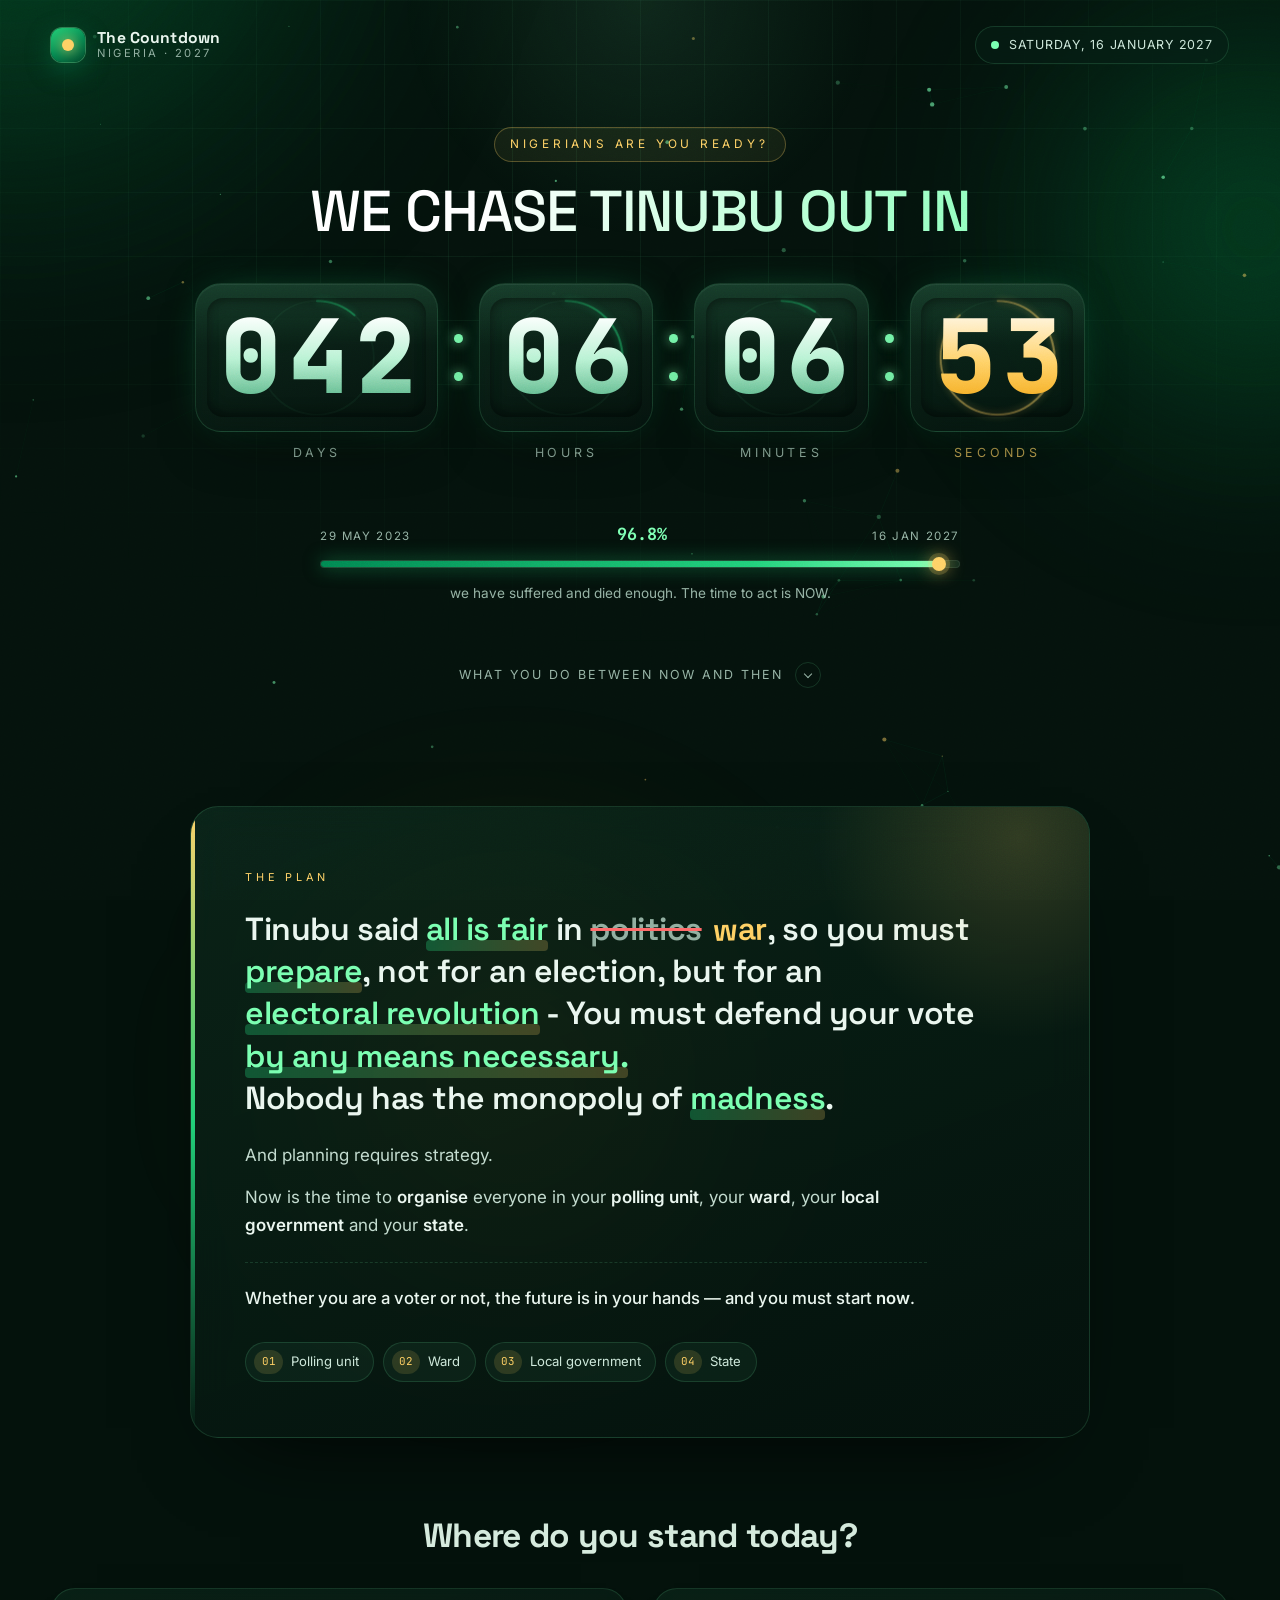
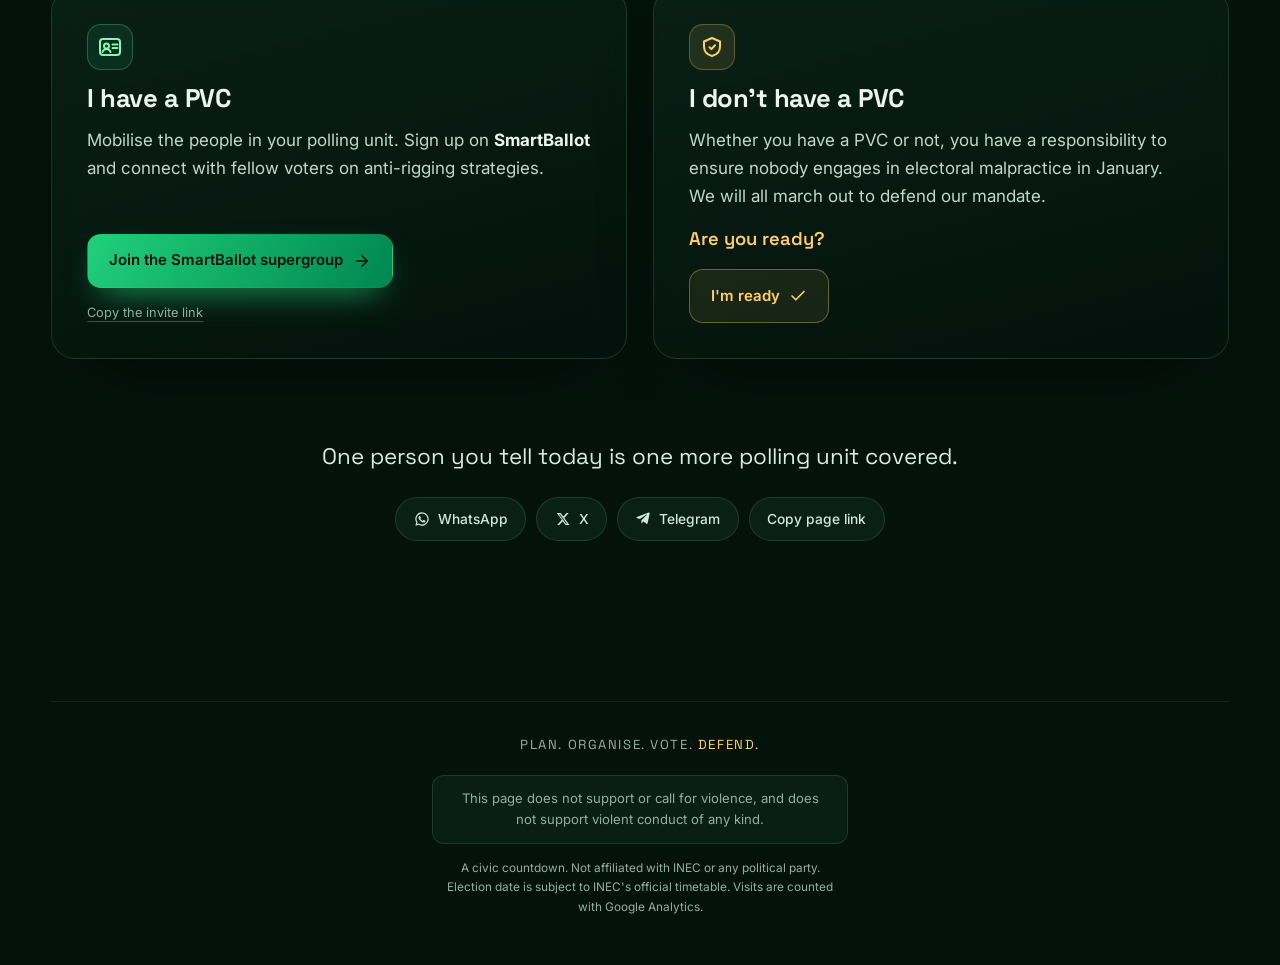
<file: index.html>
<!doctype html>
<html lang="en">
  <head>
    <meta charset="utf-8" />
    <meta name="viewport" content="width=device-width, initial-scale=1, viewport-fit=cover" />
    <title>Countdown to January 16, 2027 — Plan Your Vote, Defend Your Vote</title>

    <meta
      name="description"
      content="A live countdown to January 16, 2027. Plan how you will vote, organise your polling unit, and defend your mandate."
    />
    <meta name="theme-color" content="#04120c" />
    <meta name="color-scheme" content="dark" />

    <!-- Google tag (gtag.js) — GA4 property G-KQYBR3GKH0.
         Events are sent from script.js via its track() helper, which no-ops
         when this script is blocked. Nothing on the page depends on it. -->
    <link rel="preconnect" href="https://www.googletagmanager.com" />
    <script async src="https://www.googletagmanager.com/gtag/js?id=G-KQYBR3GKH0"></script>
    <script>
      window.dataLayer = window.dataLayer || [];
      function gtag() {
        dataLayer.push(arguments);
      }
      gtag('js', new Date());
      gtag('config', 'G-KQYBR3GKH0', {
        // Register this as a custom dimension in GA to split pinned-app
        // visitors from browser visitors.
        display_mode:
          (window.matchMedia && window.matchMedia('(display-mode: standalone)').matches) ||
          window.navigator.standalone === true
            ? 'standalone'
            : 'browser'
      });
    </script>

    <meta property="og:type" content="website" />
    <meta property="og:title" content="Countdown to January 16, 2027" />
    <meta
      property="og:description"
      content="Plan ahead. Organise your polling unit. Defend your vote. The future is in your hands — start now."
    />
    <!-- Update the host below if the site moves. -->
    <meta property="og:url" content="https://kcemenike.github.io/countdown-to-tinubu-exit/" />
    <meta
      property="og:image"
      content="https://kcemenike.github.io/countdown-to-tinubu-exit/og.png"
    />
    <meta property="og:image:width" content="1200" />
    <meta property="og:image:height" content="630" />
    <meta name="twitter:card" content="summary_large_image" />
    <meta
      name="twitter:image"
      content="https://kcemenike.github.io/countdown-to-tinubu-exit/og.png"
    />

    <link rel="preconnect" href="https://fonts.googleapis.com" />
    <link rel="preconnect" href="https://fonts.gstatic.com" crossorigin />
    <link
      href="https://fonts.googleapis.com/css2?family=Space+Grotesk:wght@400;500;600;700&family=Inter:wght@400;500;600;700&family=JetBrains+Mono:wght@700;800&display=swap"
      rel="stylesheet"
    />

    <link
      rel="icon"
      href="data:image/svg+xml,%3Csvg xmlns='http://www.w3.org/2000/svg' viewBox='0 0 100 100'%3E%3Crect width='100' height='100' rx='22' fill='%2304120c'/%3E%3Ccircle cx='50' cy='50' r='30' fill='none' stroke='%2321d07a' stroke-width='8' stroke-linecap='round' stroke-dasharray='140 200' transform='rotate(-90 50 50)'/%3E%3Ccircle cx='50' cy='50' r='7' fill='%23ffd166'/%3E%3C/svg%3E"
    />
    <link rel="icon" type="image/png" sizes="192x192" href="icons/icon-192.png" />

    <!-- Home-screen install: Android/Chrome reads the manifest, iOS reads the
         apple-* tags below. Regenerate the images with tools/build-assets.sh. -->
    <link rel="manifest" href="manifest.webmanifest" />
    <meta name="mobile-web-app-capable" content="yes" />
    <meta name="apple-mobile-web-app-capable" content="yes" />
    <meta name="apple-mobile-web-app-status-bar-style" content="black-translucent" />
    <meta name="apple-mobile-web-app-title" content="TinubuMustGo" />
    <meta name="application-name" content="TinubuMustGo" />
    <link rel="apple-touch-icon" href="apple-touch-icon.png" />
    <link rel="apple-touch-icon" sizes="120x120" href="icons/icon-120.png" />
    <link rel="apple-touch-icon" sizes="152x152" href="icons/icon-152.png" />
    <link rel="apple-touch-icon" sizes="167x167" href="icons/icon-167.png" />
    <link rel="apple-touch-icon" sizes="180x180" href="icons/icon-180.png" />

    <!-- iOS launch screens. Safari needs an exact width/height/dpr match or it
         shows a blank screen, hence one entry per device. -->
    <link rel="apple-touch-startup-image" href="splash/splash-750x1334.png"
      media="(device-width: 375px) and (device-height: 667px) and (-webkit-device-pixel-ratio: 2)" />
    <link rel="apple-touch-startup-image" href="splash/splash-828x1792.png"
      media="(device-width: 414px) and (device-height: 896px) and (-webkit-device-pixel-ratio: 2)" />
    <link rel="apple-touch-startup-image" href="splash/splash-1125x2436.png"
      media="(device-width: 375px) and (device-height: 812px) and (-webkit-device-pixel-ratio: 3)" />
    <link rel="apple-touch-startup-image" href="splash/splash-1170x2532.png"
      media="(device-width: 390px) and (device-height: 844px) and (-webkit-device-pixel-ratio: 3)" />
    <link rel="apple-touch-startup-image" href="splash/splash-1179x2556.png"
      media="(device-width: 393px) and (device-height: 852px) and (-webkit-device-pixel-ratio: 3)" />
    <link rel="apple-touch-startup-image" href="splash/splash-1206x2622.png"
      media="(device-width: 402px) and (device-height: 874px) and (-webkit-device-pixel-ratio: 3)" />
    <link rel="apple-touch-startup-image" href="splash/splash-1242x2688.png"
      media="(device-width: 414px) and (device-height: 896px) and (-webkit-device-pixel-ratio: 3)" />
    <link rel="apple-touch-startup-image" href="splash/splash-1284x2778.png"
      media="(device-width: 428px) and (device-height: 926px) and (-webkit-device-pixel-ratio: 3)" />
    <link rel="apple-touch-startup-image" href="splash/splash-1290x2796.png"
      media="(device-width: 430px) and (device-height: 932px) and (-webkit-device-pixel-ratio: 3)" />
    <link rel="apple-touch-startup-image" href="splash/splash-1320x2868.png"
      media="(device-width: 440px) and (device-height: 956px) and (-webkit-device-pixel-ratio: 3)" />

    <link rel="stylesheet" href="styles.css" />
  </head>

  <body>
    <!-- ambient layers -------------------------------------------------- -->
    <canvas id="field" aria-hidden="true"></canvas>
    <div class="aurora" aria-hidden="true">
      <span class="aurora__blob aurora__blob--1"></span>
      <span class="aurora__blob aurora__blob--2"></span>
      <span class="aurora__blob aurora__blob--3"></span>
    </div>
    <div class="grid-veil" aria-hidden="true"></div>
    <div class="grain" aria-hidden="true"></div>
    <div class="spotlight" aria-hidden="true"></div>

    <a class="skip" href="#countdown">Skip to countdown</a>

    <!-- masthead ---------------------------------------------------------->
    <header class="masthead">
      <div class="brand">
        <span class="brand__mark" aria-hidden="true"></span>
        <span class="brand__text">
          <b>The&nbsp;Countdown</b>
          <em>Nigeria &middot; 2027</em>
        </span>
      </div>
      <div class="masthead__date">
        <span class="pulse" aria-hidden="true"></span>
        <span>Saturday, 16 January 2027</span>
      </div>
    </header>

    <main>
      <!-- hero ------------------------------------------------------------>
      <section class="hero" id="countdown">
        <p class="eyebrow reveal">
          <span>NIGERIANS ARE YOU READY?</span>
        </p>

        <h1 class="hero__title reveal" data-delay="1">
          <span class="line">WE CHASE TINUBU OUT IN</span>
        </h1>

        <!-- live region for screen readers -->
        <p class="sr-only" id="clock-sr" aria-live="polite" aria-atomic="true"></p>

        <div class="clock" role="timer" aria-labelledby="clock-sr">
          <div class="unit reveal" data-unit="days" data-pad="3" data-delay="2">
            <div class="unit__frame">
              <svg class="ring" viewBox="0 0 200 200" aria-hidden="true">
                <circle class="ring__track" cx="100" cy="100" r="92" />
                <circle class="ring__bar" cx="100" cy="100" r="92" />
              </svg>
              <div class="reels" data-reels aria-hidden="true"></div>
            </div>
            <span class="unit__label">Days</span>
          </div>

          <span class="sep reveal" data-delay="2" aria-hidden="true">:</span>

          <div class="unit reveal" data-unit="hours" data-pad="2" data-delay="3">
            <div class="unit__frame">
              <svg class="ring" viewBox="0 0 200 200" aria-hidden="true">
                <circle class="ring__track" cx="100" cy="100" r="92" />
                <circle class="ring__bar" cx="100" cy="100" r="92" />
              </svg>
              <div class="reels" data-reels aria-hidden="true"></div>
            </div>
            <span class="unit__label">Hours</span>
          </div>

          <span class="sep reveal" data-delay="3" aria-hidden="true">:</span>

          <div class="unit reveal" data-unit="minutes" data-pad="2" data-delay="4">
            <div class="unit__frame">
              <svg class="ring" viewBox="0 0 200 200" aria-hidden="true">
                <circle class="ring__track" cx="100" cy="100" r="92" />
                <circle class="ring__bar" cx="100" cy="100" r="92" />
              </svg>
              <div class="reels" data-reels aria-hidden="true"></div>
            </div>
            <span class="unit__label">Minutes</span>
          </div>

          <span class="sep reveal" data-delay="4" aria-hidden="true">:</span>

          <div class="unit unit--seconds reveal" data-unit="seconds" data-pad="2" data-delay="5">
            <div class="unit__frame">
              <svg class="ring" viewBox="0 0 200 200" aria-hidden="true">
                <circle class="ring__track" cx="100" cy="100" r="92" />
                <circle class="ring__bar" cx="100" cy="100" r="92" />
              </svg>
              <div class="reels" data-reels aria-hidden="true"></div>
            </div>
            <span class="unit__label">Seconds</span>
          </div>
        </div>

        <div class="term reveal" data-delay="6">
          <div class="term__head">
            <span>29 May 2023</span>
            <strong data-term-pct>0%</strong>
            <span>16 Jan 2027</span>
          </div>
          <div class="term__bar">
            <div class="term__fill" data-term-fill></div>
            <div class="term__head-dot" data-term-dot></div>
          </div>
          <p class="term__note">we have suffered and died enough. The time to act is NOW.</p>
        </div>

        <a class="scroll-cue reveal" data-delay="7" href="#plan">
          <span>What you do between now and then</span>
          <span class="scroll-cue__arrow" aria-hidden="true"></span>
        </a>
      </section>

      <!-- strategy inset ---------------------------------------------------->
      <section class="inset reveal" id="plan">
        <div class="inset__glow" aria-hidden="true"></div>
        <span class="inset__tag">The plan</span>
        <p class="inset__lead">
          Tinubu said <mark>all is fair</mark> in <del>politics</del><ins>war</ins>, so you must
          <mark>prepare</mark>, not for an election, but for an <mark>electoral revolution</mark> -
          You must defend your vote <mark>by any means necessary.</mark>
          <br />Nobody has the monopoly of <mark>madness</mark>.
        </p>
        <p class="inset__body">And planning requires strategy.</p>
        <p class="inset__body">
          Now is the time to <strong>organise</strong> everyone in your <strong>polling unit</strong>,
          your <strong>ward</strong>, your
          <strong>local government</strong> and your <strong>state</strong>.
        </p>
        <p class="inset__body inset__body--stress">
          Whether you are a voter or not, the future is in your hands — and you must start <strong>now</strong>.
        </p>

        <ul class="ladder" aria-label="Levels of organising">
          <li><span>01</span>Polling unit</li>
          <li><span>02</span>Ward</li>
          <li><span>03</span>Local government</li>
          <li><span>04</span>State</li>
        </ul>
      </section>

      <!-- two paths --------------------------------------------------------->
      <h2 class="section-title reveal">Where do you stand today?</h2>

      <div class="paths">
        <article class="card card--yes reveal" data-tilt>
          <div class="card__sheen" aria-hidden="true"></div>
          <div class="card__icon" aria-hidden="true">
            <svg viewBox="0 0 24 24" fill="none" stroke="currentColor" stroke-width="2" stroke-linecap="round" stroke-linejoin="round">
              <rect x="2" y="4" width="20" height="16" rx="3" />
              <circle cx="8.5" cy="11" r="2.5" />
              <path d="M4.5 17c.8-2 2.3-3 4-3s3.2 1 4 3M14.5 9.5h5M14.5 13h5" />
            </svg>
          </div>
          <h3 class="card__title">I have a PVC</h3>
          <p class="card__body">
            Mobilise the people in your polling unit. Sign up on <strong>SmartBallot</strong> and
            connect with fellow voters on anti-rigging strategies.
          </p>
          <a
            class="btn btn--primary"
            href="https://smartballotapp.com/supergroup?code=NCZOG5PL-PCI6G75L"
            target="_blank"
            rel="noopener noreferrer"
            data-track="smartballot"
          >
            <span>Join the SmartBallot supergroup</span>
            <svg viewBox="0 0 24 24" fill="none" stroke="currentColor" stroke-width="2.2" stroke-linecap="round" stroke-linejoin="round" aria-hidden="true">
              <path d="M5 12h13M12 5l7 7-7 7" />
            </svg>
          </a>
          <button class="linkish" type="button" data-copy="https://smartballotapp.com/supergroup?code=NCZOG5PL-PCI6G75L">
            Copy the invite link
          </button>
        </article>

        <article class="card card--no reveal" data-delay="1" data-tilt>
          <div class="card__sheen" aria-hidden="true"></div>
          <div class="card__icon" aria-hidden="true">
            <svg viewBox="0 0 24 24" fill="none" stroke="currentColor" stroke-width="2" stroke-linecap="round" stroke-linejoin="round">
              <path d="M12 3l8 3.5v5c0 4.6-3.2 8.3-8 9.5-4.8-1.2-8-4.9-8-9.5v-5L12 3z" />
              <path d="M9.5 12.2l1.9 1.9 3.6-3.9" />
            </svg>
          </div>
          <h3 class="card__title">I don't have a PVC</h3>
          <p class="card__body">
            Whether you have a PVC or not, you have a responsibility to ensure nobody engages in
            electoral malpractice in January. We will all march out to defend our mandate.
          </p>
          <p class="card__ask">Are you ready?</p>
          <button class="btn btn--ghost" type="button" data-ready>
            <span data-ready-label>I'm ready</span>
            <svg viewBox="0 0 24 24" fill="none" stroke="currentColor" stroke-width="2.2" stroke-linecap="round" stroke-linejoin="round" aria-hidden="true">
              <path d="M20 6L9 17l-5-5" />
            </svg>
          </button>
        </article>
      </div>

      <!-- share ------------------------------------------------------------->
      <section class="share reveal">
        <p class="share__title">One person you tell today is one more polling unit covered.</p>
        <div class="share__row">
          <a class="chip" data-share="whatsapp" href="#" target="_blank" rel="noopener noreferrer">
            <svg viewBox="0 0 24 24" fill="currentColor" aria-hidden="true"><path d="M12 2a10 10 0 00-8.6 15.1L2 22l5.1-1.3A10 10 0 1012 2zm0 18.2a8.2 8.2 0 01-4.2-1.2l-.3-.2-3 .8.8-2.9-.2-.3A8.2 8.2 0 1112 20.2zm4.6-6c-.3-.1-1.5-.7-1.7-.8s-.4-.1-.6.1-.7.8-.8 1-.3.2-.6.1a6.7 6.7 0 01-3.3-2.9c-.2-.4.2-.4.6-1.2a.6.6 0 000-.6c0-.2-.6-1.4-.8-1.9s-.4-.4-.6-.4h-.5a1 1 0 00-.7.3 2.9 2.9 0 00-.9 2.2 5 5 0 001.1 2.7 11.5 11.5 0 004.4 3.9c1.6.6 2.2.7 3 .6a2.6 2.6 0 001.7-1.2 2.1 2.1 0 00.1-1.2c0-.2-.2-.3-.4-.4z"/></svg>
            WhatsApp
          </a>
          <a class="chip" data-share="x" href="#" target="_blank" rel="noopener noreferrer">
            <svg viewBox="0 0 24 24" fill="currentColor" aria-hidden="true"><path d="M17.5 3h3l-6.6 7.5L21.7 21h-5.9l-4.3-5.6L6.4 21H3.3l7-8L2.6 3h6l3.9 5.2L17.5 3zm-1 16h1.6L7.6 4.7H5.9L16.5 19z"/></svg>
            X
          </a>
          <a class="chip" data-share="telegram" href="#" target="_blank" rel="noopener noreferrer">
            <svg viewBox="0 0 24 24" fill="currentColor" aria-hidden="true"><path d="M21.9 4.3l-3 14.2c-.2 1-.8 1.3-1.7.8l-4.6-3.4-2.2 2.2c-.3.3-.5.5-1 .5l.3-4.7L18 5.6c.4-.3-.1-.5-.6-.2L7.2 11.9l-4.5-1.4c-1-.3-1-1 .2-1.4l17.6-6.8c.8-.3 1.5.2 1.4 1z"/></svg>
            Telegram
          </a>
          <button class="chip chip--btn" type="button" data-copy="">Copy page link</button>
        </div>
      </section>

      <!-- add to home screen ------------------------------------------------->
      <!-- Revealed by script.js only when the device can actually install. -->
      <section class="install reveal" data-install hidden>
        <div class="install__badge" aria-hidden="true">
          <img src="icons/icon-192.png" alt="" width="64" height="64" />
        </div>
        <div class="install__copy">
          <h3>Keep the clock on your home screen</h3>
          <p>
            Pin it like an app — it opens full screen, counts down without a browser bar, and keeps
            working with no signal.
          </p>
        </div>
        <button class="btn btn--primary" type="button" data-install-go>
          <span data-install-label>Add to home screen</span>
          <svg viewBox="0 0 24 24" fill="none" stroke="currentColor" stroke-width="2.2" stroke-linecap="round" stroke-linejoin="round" aria-hidden="true">
            <path d="M12 4v12M7 11l5 5 5-5M4 20h16" />
          </svg>
        </button>
      </section>
    </main>

    <footer class="foot">
      <p>Plan. Organise. Vote. <span>Defend.</span></p>
      <p class="foot__disclaimer">
        This page does not support or call for violence, and does not support violent conduct of any
        kind.
      </p>
      <p class="foot__fine">
        A civic countdown. Not affiliated with INEC or any political party. Election date is subject
        to INEC's official timetable. Visits are counted with Google Analytics.
      </p>
    </footer>

    <div class="toast" data-toast role="status" aria-live="polite"></div>

    <!-- iOS has no install API, so Safari users get the three taps spelled out. -->
    <div class="sheet" data-sheet hidden>
      <div class="sheet__scrim" data-sheet-close></div>
      <div class="sheet__panel" role="dialog" aria-modal="true" aria-labelledby="sheet-title">
        <button class="sheet__x" type="button" data-sheet-close aria-label="Close">
          <svg viewBox="0 0 24 24" fill="none" stroke="currentColor" stroke-width="2.2" stroke-linecap="round" aria-hidden="true">
            <path d="M6 6l12 12M18 6L6 18" />
          </svg>
        </button>
        <h3 id="sheet-title">Add to your home screen</h3>
        <p class="sheet__lead">Three taps in Safari:</p>
        <ol class="sheet__steps">
          <li>
            <span class="sheet__n">1</span>
            <span>
              Tap the <b>Share</b> button
              <svg class="sheet__glyph" viewBox="0 0 24 24" fill="none" stroke="currentColor" stroke-width="1.9" stroke-linecap="round" stroke-linejoin="round" aria-label="Share">
                <path d="M12 3v12M8.5 6.5L12 3l3.5 3.5" />
                <path d="M6 11H4.5v9.5h15V11H18" />
              </svg>
              at the bottom of the screen.
            </span>
          </li>
          <li>
            <span class="sheet__n">2</span>
            <span>Scroll down and choose <b>Add to Home Screen</b>.</span>
          </li>
          <li><span class="sheet__n">3</span><span>Tap <b>Add</b>. Done.</span></li>
        </ol>
        <p class="sheet__note">
          It has to be Safari — Chrome and Firefox on iPhone cannot add web apps to the home screen.
        </p>
      </div>
    </div>

    <script src="script.js"></script>
  </body>
</html>
</file>
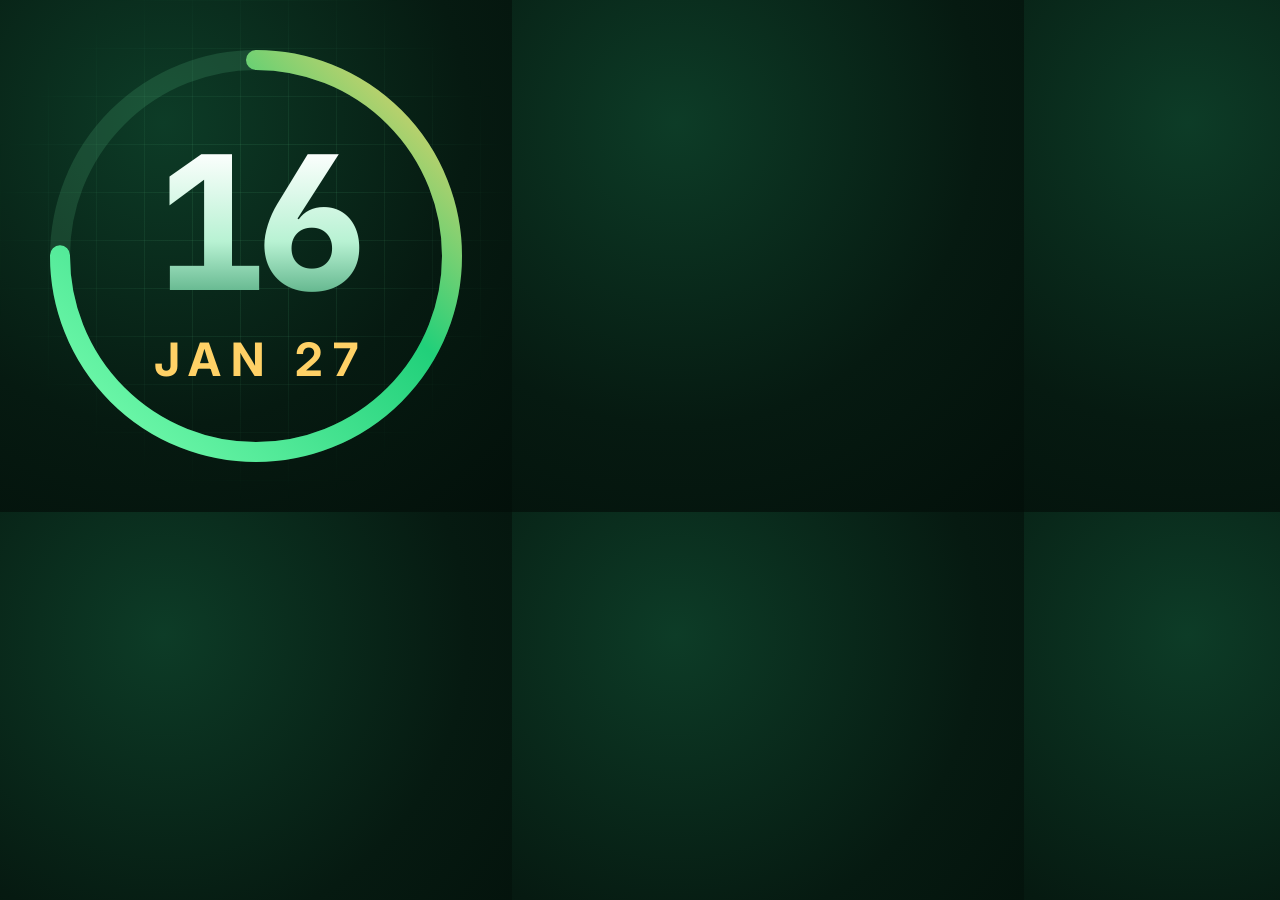
<file: icon.html>
<!doctype html>
<!--
  Source for the home-screen icons. Not linked from the site.
  Rendered at 512x512 and downscaled by tools/build-assets.sh.
  Add ?maskable=1 to shrink the artwork into Android's 80% safe circle.
-->
<html lang="en">
  <head>
    <meta charset="utf-8" />
    <link
      href="https://fonts.googleapis.com/css2?family=Inter:wght@700&family=JetBrains+Mono:wght@800&display=swap"
      rel="stylesheet"
    />
    <style>
      * {
        box-sizing: border-box;
        margin: 0;
      }
      html,
      body {
        width: 512px;
        height: 512px;
        overflow: hidden;
      }
      body {
        /* Full bleed, no transparency — iOS rounds the corners itself. */
        background: radial-gradient(circle at 32% 24%, #0d3c27 0%, #061a11 58%, #03100a 100%);
        display: grid;
        place-items: center;
        position: relative;
      }
      .grid {
        position: absolute;
        inset: 0;
        background-image: linear-gradient(rgba(124, 255, 178, 0.08) 1px, transparent 1px),
          linear-gradient(90deg, rgba(124, 255, 178, 0.08) 1px, transparent 1px);
        background-size: 48px 48px;
        -webkit-mask-image: radial-gradient(circle at 50% 45%, #000 25%, transparent 72%);
      }
      /* Everything inside .art scales down together for the maskable variant. */
      .art {
        position: relative;
        width: 512px;
        height: 512px;
        display: grid;
        place-items: center;
      }
      body.maskable .art {
        transform: scale(0.7);
      }
      svg.ring {
        position: absolute;
        inset: 0;
        transform: rotate(-90deg);
      }
      .stack {
        position: relative;
        text-align: center;
        line-height: 1;
      }
      .day {
        font-family: 'JetBrains Mono', monospace;
        font-weight: 800;
        font-size: 186px;
        letter-spacing: -0.06em;
        background: linear-gradient(180deg, #ffffff 10%, #b8f2d3 60%, #3f9d70 100%);
        -webkit-background-clip: text;
        color: transparent;
      }
      .month {
        font-family: 'Inter', sans-serif;
        font-weight: 700;
        font-size: 46px;
        letter-spacing: 0.22em;
        color: #ffd166;
        margin-top: 20px;
        text-indent: 0.22em;
      }
    </style>
  </head>
  <body>
    <div class="grid"></div>
    <div class="art">
      <svg class="ring" viewBox="0 0 512 512">
        <defs>
          <linearGradient id="arc" x1="0" y1="0" x2="1" y2="1">
            <stop offset="0%" stop-color="#7cffb2" />
            <stop offset="60%" stop-color="#21d07a" />
            <stop offset="100%" stop-color="#ffd166" />
          </linearGradient>
        </defs>
        <circle cx="256" cy="256" r="196" fill="none" stroke="rgba(124,255,178,0.13)" stroke-width="20" />
        <circle
          cx="256"
          cy="256"
          r="196"
          fill="none"
          stroke="url(#arc)"
          stroke-width="20"
          stroke-linecap="round"
          stroke-dasharray="924 1232"
        />
      </svg>
      <div class="stack">
        <div class="day">16</div>
        <div class="month">JAN 27</div>
      </div>
    </div>
    <script>
      if (location.search.indexOf('maskable') > -1) document.body.classList.add('maskable');
    </script>
  </body>
</html>
</file>
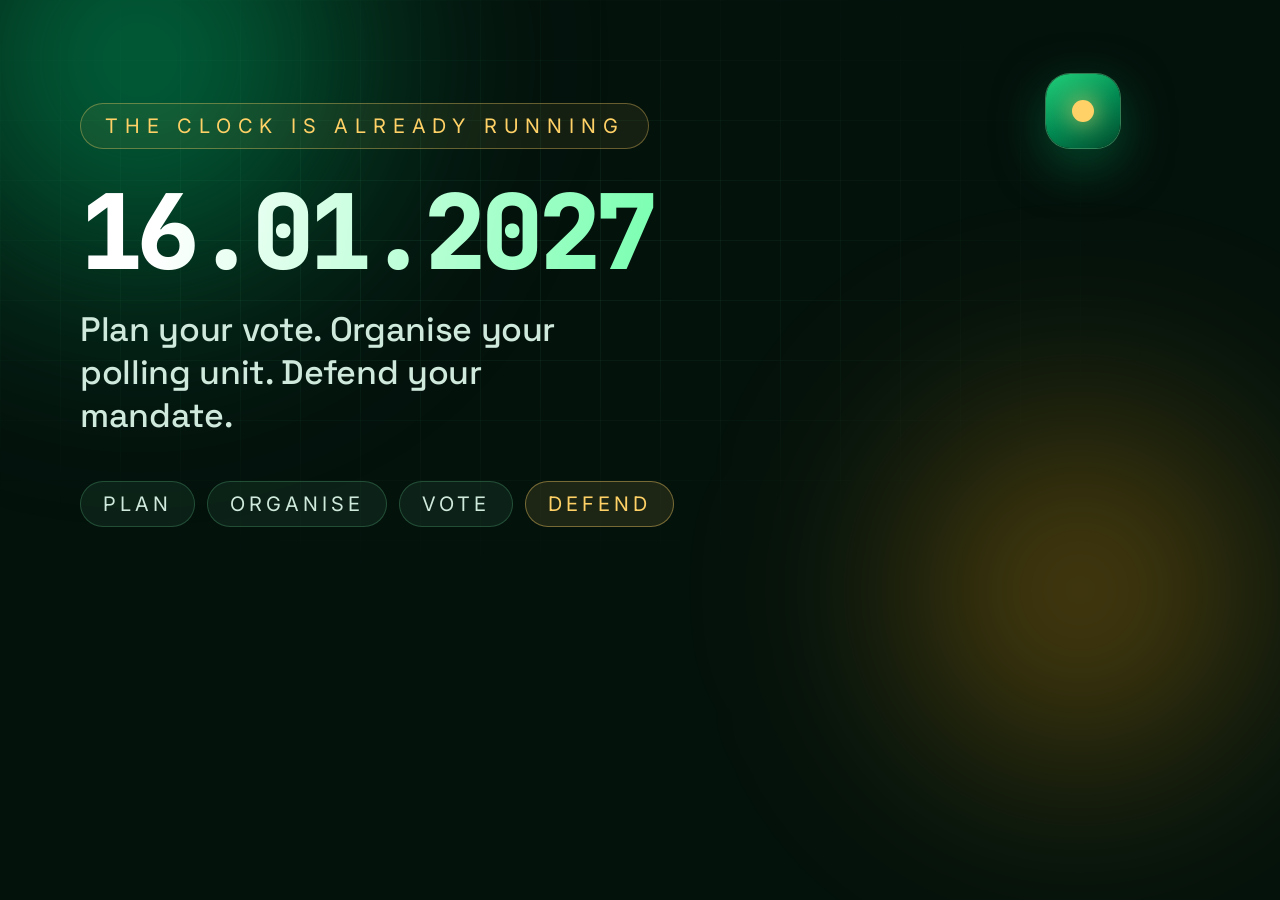
<file: og.html>
<!doctype html>
<!--
  Source for og.png (the social share card). Not linked from the site.
  Re-render after editing:
    chrome --headless --window-size=1200,630 --screenshot=og.png og.html
  (see README.md)
-->
<html lang="en">
  <head>
    <meta charset="utf-8" />
    <link
      href="https://fonts.googleapis.com/css2?family=Space+Grotesk:wght@500;700&family=Inter:wght@400;600&family=JetBrains+Mono:wght@800&display=swap"
      rel="stylesheet"
    />
    <style>
      * {
        box-sizing: border-box;
        margin: 0;
      }
      body {
        width: 1200px;
        height: 630px;
        overflow: hidden;
        background: #04120c;
        color: #eaf6ef;
        font-family: 'Inter', sans-serif;
        position: relative;
        display: flex;
        flex-direction: column;
        justify-content: center;
        padding: 74px 80px;
      }
      .glow {
        position: absolute;
        border-radius: 50%;
        filter: blur(90px);
      }
      .g1 {
        width: 720px;
        height: 720px;
        left: -220px;
        top: -300px;
        background: radial-gradient(circle, rgba(0, 135, 81, 0.9), transparent 62%);
      }
      .g2 {
        width: 560px;
        height: 560px;
        right: -160px;
        bottom: -240px;
        background: radial-gradient(circle, rgba(242, 164, 19, 0.42), transparent 64%);
      }
      .grid {
        position: absolute;
        inset: 0;
        background-image: linear-gradient(rgba(124, 255, 178, 0.07) 1px, transparent 1px),
          linear-gradient(90deg, rgba(124, 255, 178, 0.07) 1px, transparent 1px);
        background-size: 60px 60px;
        -webkit-mask-image: radial-gradient(ellipse 80% 70% at 40% 40%, #000, transparent 75%);
      }
      .inner {
        position: relative;
      }
      .kicker {
        display: inline-block;
        font-size: 20px;
        letter-spacing: 0.34em;
        text-transform: uppercase;
        color: #ffd166;
        border: 1px solid rgba(255, 209, 102, 0.35);
        background: rgba(255, 209, 102, 0.07);
        border-radius: 999px;
        padding: 10px 24px;
        margin-bottom: 34px;
      }
      h1 {
        font-family: 'JetBrains Mono', monospace;
        font-weight: 800;
        font-size: 104px;
        line-height: 0.95;
        letter-spacing: -0.045em;
        background: linear-gradient(100deg, #ffffff 8%, #7cffb2 55%, #ffd166 100%);
        -webkit-background-clip: text;
        color: transparent;
      }
      h2 {
        font-family: 'Space Grotesk', sans-serif;
        font-weight: 500;
        font-size: 34px;
        letter-spacing: -0.01em;
        color: #cfe9dc;
        margin-top: 26px;
        max-width: 22ch;
      }
      .strip {
        display: flex;
        gap: 12px;
        margin-top: 44px;
      }
      .strip span {
        font-size: 20px;
        letter-spacing: 0.2em;
        text-transform: uppercase;
        padding: 10px 22px;
        border-radius: 999px;
        color: #cfe9dc;
        background: rgba(124, 255, 178, 0.07);
        border: 1px solid rgba(124, 255, 178, 0.2);
      }
      .strip span:last-child {
        color: #ffd166;
        border-color: rgba(255, 209, 102, 0.4);
        background: rgba(255, 209, 102, 0.1);
      }
      .mark {
        position: absolute;
        right: 80px;
        top: 74px;
        width: 74px;
        height: 74px;
        border-radius: 24px;
        background: linear-gradient(150deg, #21d07a, #008751 55%, #024b2d);
        box-shadow: 0 0 0 1px rgba(124, 255, 178, 0.4), 0 16px 50px rgba(0, 135, 81, 0.5);
      }
      .mark::after {
        content: '';
        position: absolute;
        inset: 26px;
        border-radius: 50%;
        background: #ffd166;
        box-shadow: 0 0 26px #ffd166;
      }
    </style>
  </head>
  <body>
    <div class="glow g1"></div>
    <div class="glow g2"></div>
    <div class="grid"></div>
    <div class="mark"></div>
    <div class="inner">
      <span class="kicker">The clock is already running</span>
      <h1>16.01.2027</h1>
      <h2>Plan your vote. Organise your polling unit. Defend your mandate.</h2>
      <div class="strip">
        <span>Plan</span><span>Organise</span><span>Vote</span><span>Defend</span>
      </div>
    </div>
  </body>
</html>
</file>
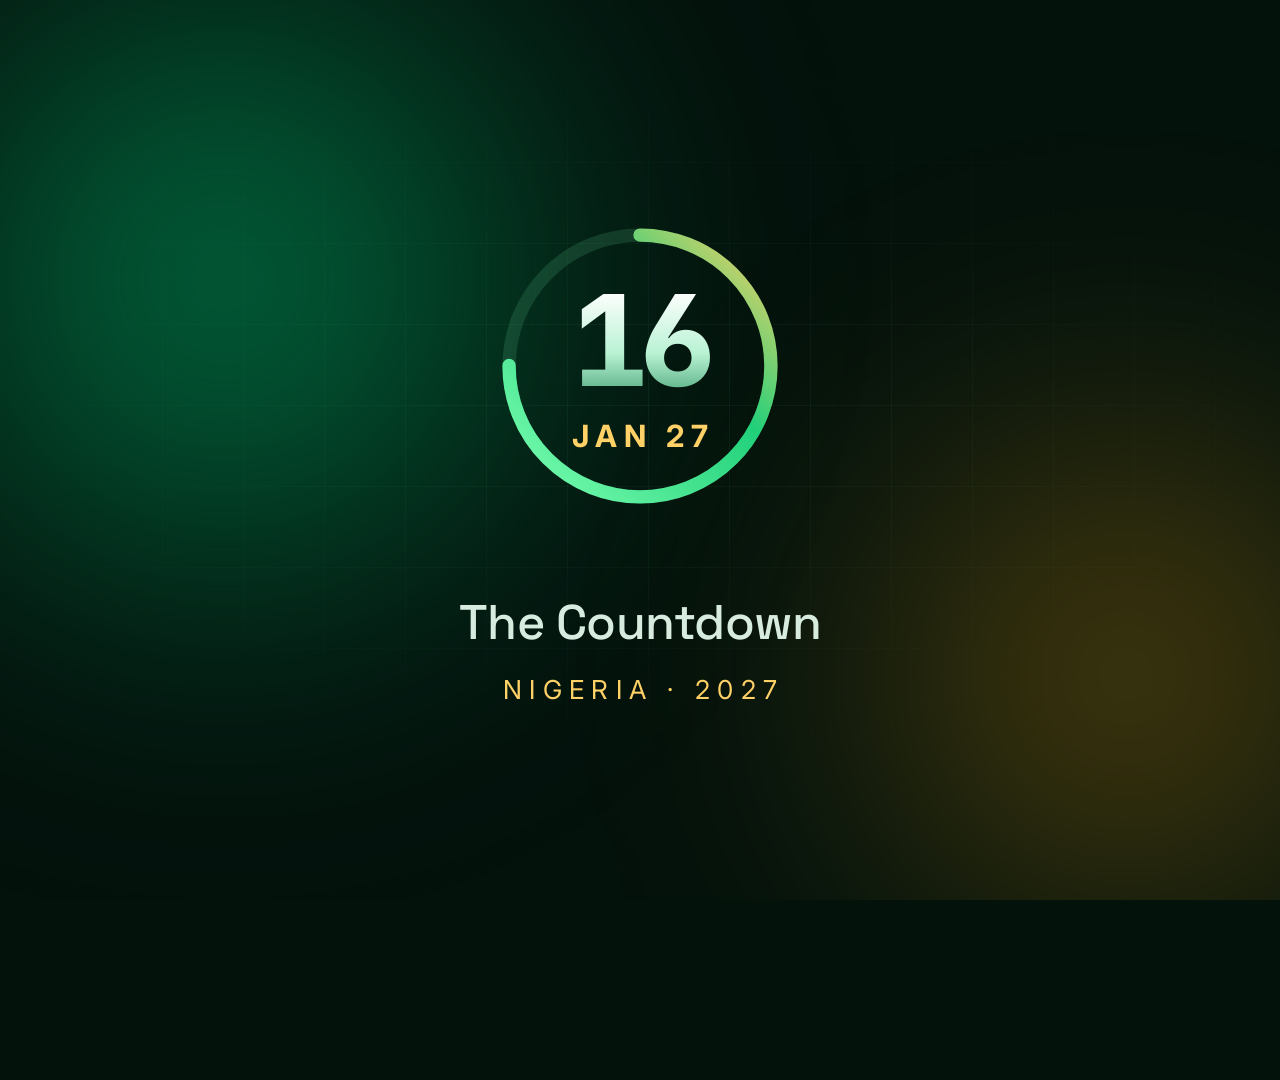
<file: splash.html>
<!doctype html>
<!--
  Source for the iOS launch screens. Not linked from the site.
  Everything is sized in vmin/vmax so one design renders correctly at every
  device resolution. Rendered by tools/build-assets.sh.
-->
<html lang="en">
  <head>
    <meta charset="utf-8" />
    <link
      href="https://fonts.googleapis.com/css2?family=Space+Grotesk:wght@500&family=Inter:wght@700&family=JetBrains+Mono:wght@800&display=swap"
      rel="stylesheet"
    />
    <style>
      * {
        box-sizing: border-box;
        margin: 0;
      }
      html,
      body {
        width: 100%;
        height: 100%;
        overflow: hidden;
      }
      body {
        background: #04120c;
        display: grid;
        place-items: center;
        position: relative;
      }
      .glow {
        position: absolute;
        border-radius: 50%;
        filter: blur(14vmin);
      }
      .g1 {
        width: 110vmin;
        height: 110vmin;
        left: -30vmin;
        top: -24vmin;
        background: radial-gradient(circle, rgba(0, 135, 81, 0.85), transparent 62%);
      }
      .g2 {
        width: 90vmin;
        height: 90vmin;
        right: -28vmin;
        bottom: -20vmin;
        background: radial-gradient(circle, rgba(242, 164, 19, 0.35), transparent 64%);
      }
      .grid {
        position: absolute;
        inset: 0;
        background-image: linear-gradient(rgba(124, 255, 178, 0.06) 1px, transparent 1px),
          linear-gradient(90deg, rgba(124, 255, 178, 0.06) 1px, transparent 1px);
        background-size: 9vmin 9vmin;
        -webkit-mask-image: radial-gradient(ellipse 75% 55% at 50% 45%, #000, transparent 78%);
      }
      .wrap {
        position: relative;
        text-align: center;
      }
      .badge {
        position: relative;
        width: 38vmin;
        height: 38vmin;
        margin: 0 auto 6vmin;
        display: grid;
        place-items: center;
      }
      .badge svg {
        position: absolute;
        inset: 0;
        transform: rotate(-90deg);
      }
      .day {
        font-family: 'JetBrains Mono', monospace;
        font-weight: 800;
        font-size: 14vmin;
        line-height: 1;
        letter-spacing: -0.06em;
        background: linear-gradient(180deg, #ffffff 10%, #b8f2d3 60%, #3f9d70 100%);
        -webkit-background-clip: text;
        color: transparent;
      }
      .month {
        font-family: 'Inter', sans-serif;
        font-weight: 700;
        font-size: 3.4vmin;
        letter-spacing: 0.22em;
        text-indent: 0.22em;
        color: #ffd166;
        margin-top: 1.4vmin;
      }
      h1 {
        font-family: 'Space Grotesk', sans-serif;
        font-weight: 500;
        font-size: 5.4vmin;
        letter-spacing: -0.01em;
        color: #d7ecdf;
      }
      p {
        margin-top: 2.4vmin;
        font-family: 'Inter', sans-serif;
        font-size: 2.9vmin;
        letter-spacing: 0.28em;
        text-transform: uppercase;
        color: #ffd166;
        text-indent: 0.28em;
      }
    </style>
  </head>
  <body>
    <div class="glow g1"></div>
    <div class="glow g2"></div>
    <div class="grid"></div>
    <div class="wrap">
      <div class="badge">
        <svg viewBox="0 0 512 512">
          <defs>
            <linearGradient id="arc" x1="0" y1="0" x2="1" y2="1">
              <stop offset="0%" stop-color="#7cffb2" />
              <stop offset="60%" stop-color="#21d07a" />
              <stop offset="100%" stop-color="#ffd166" />
            </linearGradient>
          </defs>
          <circle cx="256" cy="256" r="196" fill="none" stroke="rgba(124,255,178,0.13)" stroke-width="20" />
          <circle cx="256" cy="256" r="196" fill="none" stroke="url(#arc)" stroke-width="20"
            stroke-linecap="round" stroke-dasharray="924 1232" />
        </svg>
        <div>
          <div class="day">16</div>
          <div class="month">JAN 27</div>
        </div>
      </div>
      <h1>The Countdown</h1>
      <p>Nigeria &middot; 2027</p>
    </div>
  </body>
</html>
</file>
<file: styles.css>
/* ==========================================================================
   Countdown to January 16, 2027
   Palette: Nigerian green on deep night, gold for urgency.
   ========================================================================== */

:root {
  --ink: #04120c;
  --ink-2: #061a11;
  --paper: #eaf6ef;
  --muted: #93b0a2;

  --green: #008751; /* Nigerian flag green */
  --green-lit: #21d07a;
  --green-glow: #7cffb2;
  --gold: #ffd166;
  --gold-deep: #f2a413;
  --red: #ff6b6b;

  --stroke: rgba(124, 255, 178, 0.14);
  --stroke-soft: rgba(234, 246, 239, 0.08);
  --glass: rgba(9, 32, 22, 0.55);

  --font-display: 'Space Grotesk', ui-sans-serif, system-ui, sans-serif;
  --font-body: 'Inter', ui-sans-serif, system-ui, -apple-system, sans-serif;
  --font-mono: 'JetBrains Mono', ui-monospace, 'SF Mono', Menlo, monospace;

  --ease: cubic-bezier(0.16, 1, 0.3, 1);
  --shell: min(1180px, 92vw);
}

/* --- reset ---------------------------------------------------------------- */
*,
*::before,
*::after {
  box-sizing: border-box;
}

html {
  scroll-behavior: smooth;
}

body {
  margin: 0;
  min-height: 100svh;
  background: var(--ink);
  color: var(--paper);
  font-family: var(--font-body);
  font-size: clamp(15px, 0.55vw + 13.4px, 17px);
  line-height: 1.65;
  -webkit-font-smoothing: antialiased;
  text-rendering: optimizeLegibility;
  overflow-x: hidden;
}

h1,
h2,
h3 {
  font-family: var(--font-display);
  font-weight: 700;
  letter-spacing: -0.02em;
  margin: 0;
  line-height: 1.05;
}

p {
  margin: 0;
}

a {
  color: inherit;
}

button {
  font: inherit;
  color: inherit;
  cursor: pointer;
}

.sr-only {
  position: absolute;
  width: 1px;
  height: 1px;
  padding: 0;
  margin: -1px;
  overflow: hidden;
  clip: rect(0 0 0 0);
  clip-path: inset(50%);
  white-space: nowrap;
  border: 0;
}

.skip {
  position: absolute;
  left: -999px;
  top: 0;
  z-index: 99;
  background: var(--green-lit);
  color: #03150d;
  padding: 0.6rem 1rem;
  border-radius: 0 0 12px 0;
  font-weight: 600;
  text-decoration: none;
}
.skip:focus {
  left: 0;
}

:focus-visible {
  outline: 2px solid var(--green-glow);
  outline-offset: 3px;
  border-radius: 6px;
}

/* ==========================================================================
   Ambient background
   ========================================================================== */

#field {
  position: fixed;
  inset: 0;
  width: 100%;
  height: 100%;
  z-index: 0;
  pointer-events: none;
}

.aurora {
  position: fixed;
  inset: -20vh -10vw;
  z-index: -2;
  filter: blur(90px) saturate(135%);
  pointer-events: none;
}

.aurora__blob {
  position: absolute;
  display: block;
  border-radius: 50%;
  opacity: 0.5;
  mix-blend-mode: screen;
  will-change: transform;
}

.aurora__blob--1 {
  width: 62vmax;
  height: 62vmax;
  left: -14vmax;
  top: -20vmax;
  background: radial-gradient(circle at 40% 40%, rgba(0, 135, 81, 0.85), transparent 62%);
  animation: drift-a 26s var(--ease) infinite alternate;
}

.aurora__blob--2 {
  width: 48vmax;
  height: 48vmax;
  right: -12vmax;
  top: 8vmax;
  background: radial-gradient(circle at 50% 50%, rgba(33, 208, 122, 0.55), transparent 64%);
  animation: drift-b 32s var(--ease) infinite alternate;
}

.aurora__blob--3 {
  width: 44vmax;
  height: 44vmax;
  left: 28vw;
  bottom: -22vmax;
  background: radial-gradient(circle at 50% 50%, rgba(242, 164, 19, 0.4), transparent 66%);
  animation: drift-c 38s var(--ease) infinite alternate;
}

@keyframes drift-a {
  to {
    transform: translate3d(10vw, 8vh, 0) scale(1.15);
  }
}
@keyframes drift-b {
  to {
    transform: translate3d(-12vw, 14vh, 0) scale(1.2);
  }
}
@keyframes drift-c {
  to {
    transform: translate3d(8vw, -12vh, 0) scale(0.85);
  }
}

.grid-veil {
  position: fixed;
  inset: 0;
  z-index: -1;
  pointer-events: none;
  background-image: linear-gradient(rgba(124, 255, 178, 0.055) 1px, transparent 1px),
    linear-gradient(90deg, rgba(124, 255, 178, 0.055) 1px, transparent 1px);
  background-size: 64px 64px;
  mask-image: radial-gradient(ellipse 90% 65% at 50% 22%, #000 20%, transparent 78%);
  -webkit-mask-image: radial-gradient(ellipse 90% 65% at 50% 22%, #000 20%, transparent 78%);
}

.grain {
  position: fixed;
  inset: 0;
  z-index: 3;
  pointer-events: none;
  opacity: 0.32;
  mix-blend-mode: overlay;
  background-image: url("data:image/svg+xml,%3Csvg xmlns='http://www.w3.org/2000/svg' width='160' height='160'%3E%3Cfilter id='n'%3E%3CfeTurbulence type='fractalNoise' baseFrequency='0.85' numOctaves='3'/%3E%3C/filter%3E%3Crect width='160' height='160' filter='url(%23n)' opacity='0.5'/%3E%3C/svg%3E");
}

.spotlight {
  position: fixed;
  inset: 0;
  z-index: 1;
  pointer-events: none;
  background: radial-gradient(
    340px circle at var(--mx, 50%) var(--my, 0%),
    rgba(124, 255, 178, 0.09),
    transparent 70%
  );
  transition: opacity 0.4s ease;
}

/* ==========================================================================
   Masthead
   ========================================================================== */

.masthead {
  position: relative;
  z-index: 4;
  width: var(--shell);
  margin: 0 auto;
  padding: 1.6rem 0 0;
  display: flex;
  align-items: center;
  justify-content: space-between;
  gap: 1rem;
}

.brand {
  display: flex;
  align-items: center;
  gap: 0.75rem;
}

.brand__mark {
  width: 34px;
  height: 34px;
  border-radius: 11px;
  background: linear-gradient(150deg, var(--green-lit), var(--green) 55%, #024b2d);
  box-shadow: 0 0 0 1px rgba(124, 255, 178, 0.35), 0 8px 26px rgba(0, 135, 81, 0.45);
  position: relative;
  flex: none;
}
.brand__mark::after {
  content: '';
  position: absolute;
  inset: 11px;
  border-radius: 50%;
  background: var(--gold);
  box-shadow: 0 0 14px var(--gold);
  animation: beat 2.6s ease-in-out infinite;
}

@keyframes beat {
  0%,
  100% {
    transform: scale(1);
    opacity: 1;
  }
  50% {
    transform: scale(0.62);
    opacity: 0.7;
  }
}

.brand__text {
  display: flex;
  flex-direction: column;
  line-height: 1.15;
}
.brand__text b {
  font-family: var(--font-display);
  font-size: 0.98rem;
  letter-spacing: 0.01em;
}
.brand__text em {
  font-style: normal;
  font-size: 0.7rem;
  letter-spacing: 0.22em;
  text-transform: uppercase;
  color: var(--muted);
}

.masthead__date {
  display: inline-flex;
  align-items: center;
  gap: 0.6rem;
  padding: 0.5rem 0.95rem;
  border-radius: 999px;
  font-size: 0.78rem;
  letter-spacing: 0.06em;
  text-transform: uppercase;
  color: #cfe9dc;
  background: var(--glass);
  border: 1px solid var(--stroke);
  backdrop-filter: blur(14px);
  -webkit-backdrop-filter: blur(14px);
  white-space: nowrap;
}

.pulse {
  width: 8px;
  height: 8px;
  border-radius: 50%;
  background: var(--green-glow);
  box-shadow: 0 0 0 0 rgba(124, 255, 178, 0.6);
  animation: pulse 2s infinite;
  flex: none;
}

@keyframes pulse {
  70% {
    box-shadow: 0 0 0 10px rgba(124, 255, 178, 0);
  }
  100% {
    box-shadow: 0 0 0 0 rgba(124, 255, 178, 0);
  }
}

/* ==========================================================================
   Layout
   ========================================================================== */

main {
  position: relative;
  z-index: 2;
  width: var(--shell);
  margin: 0 auto;
  padding-bottom: 4rem;
}

/* ==========================================================================
   Hero + clock
   ========================================================================== */

.hero {
  padding: clamp(2.5rem, 7vh, 5rem) 0 clamp(2rem, 6vh, 4rem);
  text-align: center;
}

.eyebrow {
  display: inline-flex;
  align-items: center;
  gap: 0.55rem;
  font-size: 0.74rem;
  letter-spacing: 0.32em;
  text-transform: uppercase;
  color: var(--gold);
  padding: 0.4rem 1rem 0.4rem 0.9rem;
  border: 1px solid rgba(255, 209, 102, 0.28);
  border-radius: 999px;
  background: rgba(255, 209, 102, 0.06);
}

.hero__title {
  margin: 1.2rem 0 clamp(1.6rem, 4vw, 2.6rem);
  font-size: clamp(1.9rem, 5.2vw, 3.6rem);
  font-weight: 500;
  color: #d7ecdf;
}

.hero__title .line {
  display: inline-block;
  background: linear-gradient(100deg, #ffffff 12%, var(--green-glow) 52%, var(--gold) 96%);
  -webkit-background-clip: text;
  background-clip: text;
  color: transparent;
  background-size: 220% 100%;
  animation: shimmer 9s ease-in-out infinite;
}

@keyframes shimmer {
  0%,
  100% {
    background-position: 0% 50%;
  }
  50% {
    background-position: 100% 50%;
  }
}

.clock {
  display: flex;
  align-items: flex-start;
  justify-content: center;
  gap: clamp(0.25rem, 1.4vw, 1rem);
  flex-wrap: nowrap;
}

.sep {
  display: flex;
  flex-direction: column;
  justify-content: center;
  gap: clamp(0.5rem, 1.4vw, 0.9rem);
  font-size: 0;
  align-self: stretch;
  margin-bottom: 2rem; /* balance against the unit labels */
  animation: blink 2s steps(1, end) infinite;
}

.sep::before,
.sep::after {
  content: '';
  width: clamp(5px, 0.7vw, 9px);
  aspect-ratio: 1;
  border-radius: 50%;
  background: var(--green-glow);
  box-shadow: 0 0 12px rgba(124, 255, 178, 0.8);
}

@keyframes blink {
  50% {
    opacity: 0.25;
  }
}

.unit {
  display: flex;
  flex-direction: column;
  align-items: center;
  gap: 0.7rem;
  flex: 0 1 auto;
  min-width: 0;
}

.unit__frame {
  position: relative;
  display: grid;
  place-items: center;
  padding: clamp(0.7rem, 2.2vw, 1.4rem) clamp(0.55rem, 1.8vw, 1.3rem);
  border-radius: clamp(16px, 2.4vw, 26px);
  background: linear-gradient(165deg, rgba(15, 46, 32, 0.78), rgba(5, 20, 14, 0.72));
  border: 1px solid var(--stroke);
  box-shadow: inset 0 1px 0 rgba(255, 255, 255, 0.06), 0 24px 60px -28px rgba(0, 0, 0, 0.9),
    0 0 44px -18px rgba(33, 208, 122, 0.5);
  backdrop-filter: blur(18px);
  -webkit-backdrop-filter: blur(18px);
  overflow: hidden;
}

.unit__frame::before {
  content: '';
  position: absolute;
  inset: 0;
  background: linear-gradient(180deg, rgba(124, 255, 178, 0.1), transparent 42%);
  pointer-events: none;
}

.ring {
  position: absolute;
  inset: 8%;
  width: 84%;
  height: 84%;
  opacity: 0.5;
  transform: rotate(-90deg);
  pointer-events: none;
}

.ring__track {
  fill: none;
  stroke: rgba(124, 255, 178, 0.09);
  stroke-width: 3;
}

.ring__bar {
  fill: none;
  stroke: var(--green-lit);
  stroke-width: 3;
  stroke-linecap: round;
  stroke-dasharray: 578;
  stroke-dashoffset: 578;
  filter: drop-shadow(0 0 6px rgba(33, 208, 122, 0.8));
  transition: stroke-dashoffset 0.7s var(--ease);
}

.unit--seconds .ring__bar {
  stroke: var(--gold);
  filter: drop-shadow(0 0 6px rgba(255, 209, 102, 0.8));
}

/* --- odometer reels ------------------------------------------------------- */

.reels {
  position: relative;
  display: flex;
  gap: 0.04em;
  font-family: var(--font-mono);
  font-weight: 800;
  font-size: clamp(2.1rem, 8.4vw, 6.4rem);
  line-height: 1;
  letter-spacing: -0.03em;
  font-variant-numeric: tabular-nums;
}

.digit {
  position: relative;
  height: 1em;
  overflow: hidden;
  width: 0.62em;
  text-align: center;
}

.digit__reel {
  display: flex;
  flex-direction: column;
  transition: transform 0.72s var(--ease);
  will-change: transform;
}

.digit__reel span {
  height: 1em;
  display: block;
  background: linear-gradient(180deg, #ffffff 8%, #b8f2d3 52%, #47a97a 100%);
  -webkit-background-clip: text;
  background-clip: text;
  color: transparent;
}

.unit--seconds .digit__reel span {
  background: linear-gradient(180deg, #fff6e0 8%, var(--gold) 55%, var(--gold-deep) 100%);
  -webkit-background-clip: text;
  background-clip: text;
  color: transparent;
}

/* the slot the digits roll through */
.reels::before {
  content: '';
  position: absolute;
  inset: -0.08em -0.1em;
  border-radius: 0.16em;
  box-shadow: inset 0 8px 18px -10px rgba(0, 0, 0, 0.85),
    inset 0 -8px 18px -10px rgba(0, 0, 0, 0.85);
  pointer-events: none;
}

.unit__label {
  font-size: clamp(0.6rem, 1.3vw, 0.78rem);
  letter-spacing: 0.3em;
  text-transform: uppercase;
  color: var(--muted);
}

.unit--seconds .unit__label {
  color: rgba(255, 209, 102, 0.75);
}

/* --- term progress -------------------------------------------------------- */

.term {
  max-width: 640px;
  margin: clamp(2.4rem, 6vw, 3.6rem) auto 0;
}

.term__head {
  display: flex;
  align-items: baseline;
  justify-content: space-between;
  font-size: 0.72rem;
  letter-spacing: 0.14em;
  text-transform: uppercase;
  color: var(--muted);
  margin-bottom: 0.7rem;
}

.term__head strong {
  font-family: var(--font-mono);
  font-size: 1.05rem;
  letter-spacing: 0;
  color: var(--green-glow);
}

.term__bar {
  position: relative;
  height: 8px;
  border-radius: 999px;
  background: rgba(124, 255, 178, 0.1);
  overflow: visible;
  border: 1px solid var(--stroke-soft);
}

.term__fill {
  height: 100%;
  width: 0;
  border-radius: 999px;
  background: linear-gradient(90deg, var(--green), var(--green-lit) 70%, var(--green-glow));
  box-shadow: 0 0 18px rgba(33, 208, 122, 0.55);
  transition: width 1.6s var(--ease);
}

.term__head-dot {
  position: absolute;
  top: 50%;
  left: 0;
  width: 14px;
  height: 14px;
  margin: -7px 0 0 -7px;
  border-radius: 50%;
  background: var(--gold);
  box-shadow: 0 0 0 4px rgba(255, 209, 102, 0.18), 0 0 18px rgba(255, 209, 102, 0.9);
  transition: left 1.6s var(--ease);
}

.term__note {
  margin-top: 0.85rem;
  font-size: 0.85rem;
  color: var(--muted);
}

/* --- scroll cue ----------------------------------------------------------- */

.scroll-cue {
  display: inline-flex;
  align-items: center;
  gap: 0.7rem;
  margin-top: clamp(2.4rem, 6vw, 3.6rem);
  font-size: 0.78rem;
  letter-spacing: 0.16em;
  text-transform: uppercase;
  color: var(--muted);
  text-decoration: none;
  transition: color 0.3s ease;
}
.scroll-cue:hover {
  color: var(--green-glow);
}

.scroll-cue__arrow {
  width: 26px;
  height: 26px;
  border-radius: 50%;
  border: 1px solid var(--stroke);
  display: grid;
  place-items: center;
  position: relative;
  animation: bob 2.4s ease-in-out infinite;
}
.scroll-cue__arrow::after {
  content: '';
  width: 6px;
  height: 6px;
  border-right: 1.6px solid currentColor;
  border-bottom: 1.6px solid currentColor;
  transform: translateY(-1px) rotate(45deg);
}

@keyframes bob {
  0%,
  100% {
    transform: translateY(0);
  }
  50% {
    transform: translateY(5px);
  }
}

/* ==========================================================================
   Strategy inset
   ========================================================================== */

.inset {
  position: relative;
  margin: clamp(2rem, 6vw, 4rem) auto 0;
  max-width: 900px;
  padding: clamp(1.8rem, 4.4vw, 3.4rem);
  border-radius: 28px;
  background: linear-gradient(160deg, rgba(12, 42, 29, 0.72), rgba(5, 18, 13, 0.82));
  border: 1px solid var(--stroke);
  box-shadow: 0 40px 90px -50px rgba(0, 0, 0, 0.95);
  backdrop-filter: blur(20px);
  -webkit-backdrop-filter: blur(20px);
  overflow: hidden;
}

.inset::before {
  content: '';
  position: absolute;
  left: 0;
  top: 0;
  bottom: 0;
  width: 4px;
  background: linear-gradient(180deg, var(--gold), var(--green-lit), transparent);
}

.inset__glow {
  position: absolute;
  width: 420px;
  height: 420px;
  right: -140px;
  top: -180px;
  background: radial-gradient(circle, rgba(255, 209, 102, 0.16), transparent 68%);
  pointer-events: none;
}

.inset__tag {
  display: inline-block;
  font-size: 0.68rem;
  letter-spacing: 0.34em;
  text-transform: uppercase;
  color: var(--gold);
  margin-bottom: 1.3rem;
}

.inset__lead {
  font-family: var(--font-display);
  font-size: clamp(1.25rem, 2.9vw, 2rem);
  line-height: 1.32;
  font-weight: 600;
  letter-spacing: -0.015em;
  margin-bottom: 1.35rem;
}

.inset__lead mark {
  background: none;
  color: var(--green-glow);
  position: relative;
  white-space: nowrap;
}
.inset__lead mark::after {
  content: '';
  position: absolute;
  left: 0;
  right: 0;
  bottom: -0.06em;
  height: 0.34em;
  background: linear-gradient(90deg, rgba(33, 208, 122, 0.32), rgba(255, 209, 102, 0.22));
  border-radius: 4px;
  z-index: -1;
}

/* struck-through word with its replacement alongside */
.inset__lead del {
  color: var(--muted);
  text-decoration: line-through;
  text-decoration-color: var(--red);
  text-decoration-thickness: 0.09em;
}

.inset__lead ins {
  margin-left: 0.35em;
  color: var(--gold);
  text-decoration: none;
  transform: rotate(-1.5deg);
  display: inline-block;
}

.inset__body {
  color: #c4dcd0;
  margin-bottom: 0.9rem;
  max-width: 62ch;
}

.inset__body strong {
  color: var(--paper);
  font-weight: 600;
}

.inset__body--stress {
  margin-top: 1.4rem;
  padding-top: 1.4rem;
  border-top: 1px dashed var(--stroke);
  color: var(--paper);
  font-size: 1.05rem;
  font-weight: 500;
}

.ladder {
  list-style: none;
  display: flex;
  flex-wrap: wrap;
  gap: 0.55rem;
  padding: 0;
  margin: 1.8rem 0 0;
}

.ladder li {
  display: inline-flex;
  align-items: center;
  gap: 0.5rem;
  padding: 0.45rem 0.9rem 0.45rem 0.5rem;
  border-radius: 999px;
  font-size: 0.82rem;
  color: #cfe9dc;
  background: rgba(124, 255, 178, 0.05);
  border: 1px solid var(--stroke);
  transition: transform 0.3s var(--ease), background 0.3s ease, border-color 0.3s ease;
}
.ladder li:hover {
  transform: translateY(-3px);
  background: rgba(33, 208, 122, 0.12);
  border-color: rgba(124, 255, 178, 0.4);
}

.ladder li span {
  font-family: var(--font-mono);
  font-size: 0.68rem;
  padding: 0.2rem 0.45rem;
  border-radius: 999px;
  background: rgba(255, 209, 102, 0.14);
  color: var(--gold);
}

/* ==========================================================================
   Two paths
   ========================================================================== */

.section-title {
  text-align: center;
  margin: clamp(3rem, 8vw, 5rem) 0 clamp(1.4rem, 3vw, 2.2rem);
  font-size: clamp(1.35rem, 3.2vw, 2.1rem);
  color: #d7ecdf;
}

.paths {
  display: grid;
  grid-template-columns: repeat(auto-fit, minmax(300px, 1fr));
  gap: clamp(1rem, 2.4vw, 1.6rem);
}

.card {
  position: relative;
  display: flex;
  flex-direction: column;
  align-items: flex-start;
  gap: 0.9rem;
  padding: clamp(1.5rem, 3vw, 2.2rem);
  border-radius: 24px;
  background: linear-gradient(165deg, rgba(11, 38, 26, 0.7), rgba(5, 18, 13, 0.8));
  border: 1px solid var(--stroke);
  box-shadow: 0 34px 70px -46px rgba(0, 0, 0, 0.95);
  backdrop-filter: blur(18px);
  -webkit-backdrop-filter: blur(18px);
  overflow: hidden;
  transform-style: preserve-3d;
  transition: transform 0.5s var(--ease), border-color 0.4s ease, box-shadow 0.4s ease;
}

.card:hover {
  border-color: rgba(124, 255, 178, 0.34);
  box-shadow: 0 44px 90px -46px rgba(0, 0, 0, 1), 0 0 60px -30px rgba(33, 208, 122, 0.6);
}

.card--no:hover {
  box-shadow: 0 44px 90px -46px rgba(0, 0, 0, 1), 0 0 60px -30px rgba(255, 209, 102, 0.55);
  border-color: rgba(255, 209, 102, 0.34);
}

.card__sheen {
  position: absolute;
  inset: 0;
  background: radial-gradient(
    280px circle at var(--cx, 50%) var(--cy, 0%),
    rgba(124, 255, 178, 0.14),
    transparent 68%
  );
  opacity: 0;
  transition: opacity 0.35s ease;
  pointer-events: none;
}
.card:hover .card__sheen {
  opacity: 1;
}
.card--no .card__sheen {
  background: radial-gradient(
    280px circle at var(--cx, 50%) var(--cy, 0%),
    rgba(255, 209, 102, 0.14),
    transparent 68%
  );
}

.card__icon {
  width: 46px;
  height: 46px;
  border-radius: 14px;
  display: grid;
  place-items: center;
  color: var(--green-glow);
  background: rgba(33, 208, 122, 0.1);
  border: 1px solid rgba(124, 255, 178, 0.25);
}
.card__icon svg {
  width: 24px;
  height: 24px;
}
.card--no .card__icon {
  color: var(--gold);
  background: rgba(255, 209, 102, 0.1);
  border-color: rgba(255, 209, 102, 0.28);
}

.card__title {
  font-size: clamp(1.25rem, 2.4vw, 1.6rem);
}

.card__body {
  color: #c0d8cc;
  max-width: 46ch;
}
.card__body strong {
  color: var(--paper);
}

.card__ask {
  font-family: var(--font-display);
  font-size: 1.15rem;
  font-weight: 600;
  color: var(--gold);
}

/* --- buttons -------------------------------------------------------------- */

.btn {
  display: inline-flex;
  align-items: center;
  gap: 0.6rem;
  margin-top: auto;
  padding: 0.85rem 1.3rem;
  border-radius: 14px;
  border: 1px solid transparent;
  font-weight: 600;
  font-size: 0.94rem;
  text-decoration: none;
  position: relative;
  overflow: hidden;
  transition: transform 0.25s var(--ease), box-shadow 0.3s ease, background 0.3s ease;
}
.btn svg {
  width: 18px;
  height: 18px;
  transition: transform 0.3s var(--ease);
}
.btn:hover {
  transform: translateY(-2px);
}
.btn:active {
  transform: translateY(0);
}
.btn:hover svg {
  transform: translateX(3px);
}

.btn--primary {
  background: linear-gradient(120deg, var(--green-lit), var(--green));
  color: #03150d;
  box-shadow: 0 14px 34px -14px rgba(33, 208, 122, 0.85);
}
.btn--primary::after {
  content: '';
  position: absolute;
  top: 0;
  left: -120%;
  width: 60%;
  height: 100%;
  background: linear-gradient(100deg, transparent, rgba(255, 255, 255, 0.45), transparent);
  transform: skewX(-18deg);
  animation: sweep 4.5s ease-in-out infinite;
}

@keyframes sweep {
  0%,
  62% {
    left: -120%;
  }
  100% {
    left: 160%;
  }
}

.btn--ghost {
  background: rgba(255, 209, 102, 0.08);
  border-color: rgba(255, 209, 102, 0.35);
  color: var(--gold);
}
.btn--ghost:hover {
  background: rgba(255, 209, 102, 0.16);
}
.btn--ghost.is-on {
  background: var(--gold);
  color: #2a1c00;
  border-color: var(--gold);
  box-shadow: 0 14px 34px -14px rgba(255, 209, 102, 0.9);
}
.btn--ghost.is-on:hover svg {
  transform: none;
}

.linkish {
  background: none;
  border: 0;
  padding: 0;
  font-size: 0.8rem;
  color: var(--muted);
  text-decoration: underline;
  text-underline-offset: 4px;
  text-decoration-color: rgba(147, 176, 162, 0.4);
  transition: color 0.25s ease;
}
.linkish:hover {
  color: var(--green-glow);
}

/* ==========================================================================
   Share
   ========================================================================== */

.share {
  margin-top: clamp(3rem, 8vw, 5rem);
  text-align: center;
}

.share__title {
  font-family: var(--font-display);
  font-size: clamp(1.05rem, 2.3vw, 1.4rem);
  color: #d7ecdf;
  margin-bottom: 1.3rem;
}

.share__row {
  display: flex;
  flex-wrap: wrap;
  justify-content: center;
  gap: 0.6rem;
}

.chip {
  display: inline-flex;
  align-items: center;
  gap: 0.5rem;
  padding: 0.6rem 1.1rem;
  border-radius: 999px;
  font-size: 0.86rem;
  font-weight: 500;
  text-decoration: none;
  color: #cfe9dc;
  background: rgba(124, 255, 178, 0.06);
  border: 1px solid var(--stroke);
  transition: transform 0.25s var(--ease), background 0.25s ease, border-color 0.25s ease,
    color 0.25s ease;
}
.chip svg {
  width: 16px;
  height: 16px;
}
.chip:hover {
  transform: translateY(-3px);
  background: rgba(33, 208, 122, 0.14);
  border-color: rgba(124, 255, 178, 0.4);
  color: #fff;
}
.chip--btn {
  cursor: pointer;
}

/* ==========================================================================
   Add to home screen
   ========================================================================== */

.install {
  margin-top: clamp(2rem, 5vw, 3rem);
  display: flex;
  align-items: center;
  gap: clamp(1rem, 2.5vw, 1.6rem);
  padding: clamp(1.2rem, 2.6vw, 1.7rem);
  border-radius: 22px;
  background: linear-gradient(120deg, rgba(11, 38, 26, 0.75), rgba(5, 18, 13, 0.8));
  border: 1px solid var(--stroke);
  box-shadow: 0 30px 70px -50px rgba(0, 0, 0, 0.95);
  backdrop-filter: blur(18px);
  -webkit-backdrop-filter: blur(18px);
}

.install[hidden] {
  display: none;
}

.install__badge img {
  display: block;
  width: 64px;
  height: 64px;
  border-radius: 16px;
  box-shadow: 0 0 0 1px rgba(124, 255, 178, 0.22), 0 14px 32px -14px rgba(0, 0, 0, 0.9);
}

.install__copy {
  flex: 1 1 auto;
  min-width: 0;
}

.install__copy h3 {
  font-size: clamp(1rem, 2vw, 1.2rem);
  margin-bottom: 0.35rem;
}

.install__copy p {
  font-size: 0.86rem;
  color: var(--muted);
  max-width: 52ch;
}

.install .btn {
  margin-top: 0;
  flex: none;
}

@media (max-width: 640px) {
  .install {
    flex-direction: column;
    text-align: center;
  }
  .install .btn {
    width: 100%;
    justify-content: center;
  }
}

/* --- iOS instruction sheet ------------------------------------------------ */

.sheet {
  position: fixed;
  inset: 0;
  z-index: 50;
  display: grid;
  place-items: end center;
}

.sheet[hidden] {
  display: none;
}

.sheet__scrim {
  position: absolute;
  inset: 0;
  background: rgba(2, 9, 6, 0.72);
  backdrop-filter: blur(6px);
  -webkit-backdrop-filter: blur(6px);
  animation: fade-in 0.3s ease both;
}

.sheet__panel {
  position: relative;
  width: min(460px, 100%);
  margin: 0 auto max(1rem, env(safe-area-inset-bottom));
  padding: 1.7rem 1.5rem 1.5rem;
  border-radius: 26px;
  background: linear-gradient(170deg, rgba(16, 50, 35, 0.98), rgba(6, 22, 15, 0.99));
  border: 1px solid rgba(124, 255, 178, 0.22);
  box-shadow: 0 -20px 70px -30px rgba(0, 0, 0, 1);
  animation: rise 0.42s var(--ease) both;
}

@keyframes fade-in {
  from {
    opacity: 0;
  }
}

@keyframes rise {
  from {
    opacity: 0;
    transform: translateY(26px);
  }
}

.sheet__x {
  position: absolute;
  top: 1rem;
  right: 1rem;
  width: 34px;
  height: 34px;
  display: grid;
  place-items: center;
  border-radius: 50%;
  border: 1px solid var(--stroke);
  background: rgba(124, 255, 178, 0.06);
  color: var(--muted);
}
.sheet__x svg {
  width: 16px;
  height: 16px;
}
.sheet__x:hover {
  color: var(--paper);
}

.sheet__panel h3 {
  font-size: 1.25rem;
  padding-right: 2.5rem;
}

.sheet__lead {
  margin-top: 0.5rem;
  font-size: 0.88rem;
  color: var(--muted);
}

.sheet__steps {
  list-style: none;
  padding: 0;
  margin: 1.3rem 0 0;
  display: grid;
  gap: 0.9rem;
}

.sheet__steps li {
  display: flex;
  align-items: flex-start;
  gap: 0.8rem;
  font-size: 0.94rem;
  color: #cfe9dc;
  line-height: 1.5;
}

.sheet__steps b {
  color: var(--paper);
  font-weight: 600;
}

.sheet__n {
  flex: none;
  width: 26px;
  height: 26px;
  display: grid;
  place-items: center;
  border-radius: 50%;
  font-family: var(--font-mono);
  font-size: 0.75rem;
  color: #03150d;
  background: var(--green-lit);
}

.sheet__glyph {
  width: 17px;
  height: 17px;
  vertical-align: -4px;
  margin: 0 1px;
  color: #58a6ff; /* the blue iOS actually uses for the share glyph */
}

.sheet__note {
  margin-top: 1.3rem;
  padding-top: 1.1rem;
  border-top: 1px dashed var(--stroke);
  font-size: 0.78rem;
  color: var(--muted);
}

/* ==========================================================================
   Footer + toast
   ========================================================================== */

.foot {
  position: relative;
  z-index: 2;
  width: var(--shell);
  margin: clamp(3.5rem, 9vw, 6rem) auto 0;
  padding: 2rem 0 3rem;
  border-top: 1px solid var(--stroke-soft);
  text-align: center;
}

.foot p {
  font-family: var(--font-display);
  letter-spacing: 0.12em;
  text-transform: uppercase;
  font-size: 0.82rem;
  color: var(--muted);
}
.foot p span {
  color: var(--gold);
}

.foot__disclaimer {
  margin-top: 1.2rem !important;
  font-family: var(--font-body) !important;
  text-transform: none !important;
  letter-spacing: 0 !important;
  font-size: 0.82rem !important;
  color: #cfe9dc;
  max-width: 52ch;
  margin-inline: auto;
  padding: 0.75rem 1.1rem;
  border-radius: 12px;
  background: rgba(124, 255, 178, 0.05);
  border: 1px solid var(--stroke);
}

.foot__fine {
  margin-top: 0.9rem !important;
  font-family: var(--font-body) !important;
  text-transform: none !important;
  letter-spacing: 0 !important;
  font-size: 0.74rem !important;
  color: rgba(147, 176, 162, 0.65);
  max-width: 56ch;
  margin-inline: auto;
}

.toast {
  position: fixed;
  left: 50%;
  bottom: 28px;
  z-index: 40;
  transform: translate(-50%, 24px);
  opacity: 0;
  pointer-events: none;
  padding: 0.7rem 1.2rem;
  border-radius: 999px;
  font-size: 0.86rem;
  font-weight: 500;
  color: #03150d;
  background: var(--green-lit);
  box-shadow: 0 18px 40px -16px rgba(33, 208, 122, 0.9);
  transition: opacity 0.35s ease, transform 0.35s var(--ease);
}
.toast.is-shown {
  opacity: 1;
  transform: translate(-50%, 0);
}

/* ==========================================================================
   Reveal on scroll
   ========================================================================== */

.reveal {
  opacity: 0;
  transform: translateY(26px);
  filter: blur(6px);
  transition: opacity 0.9s var(--ease), transform 0.9s var(--ease), filter 0.9s var(--ease);
  transition-delay: calc(var(--d, 0) * 90ms);
}
.reveal.is-in {
  opacity: 1;
  transform: none;
  filter: none;
}

/* ==========================================================================
   Installed (home-screen) mode
   ========================================================================== */

/* No browser chrome, so the masthead has to clear the notch itself. */
@media (display-mode: standalone), (display-mode: minimal-ui), (display-mode: fullscreen) {
  .masthead {
    padding-top: max(1.6rem, calc(env(safe-area-inset-top) + 0.9rem));
  }
  .foot {
    padding-bottom: max(3rem, calc(env(safe-area-inset-bottom) + 1.5rem));
  }
  .install {
    display: none !important;
  }
}

/* Same treatment for iOS, which reports standalone through navigator only. */
body.is-installed .masthead {
  padding-top: max(1.6rem, calc(env(safe-area-inset-top) + 0.9rem));
}
body.is-installed .foot {
  padding-bottom: max(3rem, calc(env(safe-area-inset-bottom) + 1.5rem));
}
body.is-installed .install {
  display: none !important;
}

/* ==========================================================================
   Responsive
   ========================================================================== */

@media (max-width: 720px) {
  .masthead {
    flex-direction: column;
    align-items: flex-start;
    gap: 0.8rem;
  }
  .masthead__date {
    font-size: 0.68rem;
  }
  .clock {
    display: grid;
    grid-template-columns: repeat(2, minmax(0, 1fr));
    gap: 0.7rem;
  }
  .sep {
    display: none;
  }
  .unit__frame {
    width: 100%;
  }
  .reels {
    font-size: clamp(2.4rem, 15vw, 4rem);
  }
  .term__head {
    font-size: 0.62rem;
  }
}

@media (max-width: 380px) {
  .ladder li {
    font-size: 0.75rem;
  }
}

/* ==========================================================================
   Motion / contrast preferences
   ========================================================================== */

@media (prefers-reduced-motion: reduce) {
  *,
  *::before,
  *::after {
    animation-duration: 0.001ms !important;
    animation-iteration-count: 1 !important;
    transition-duration: 0.001ms !important;
    scroll-behavior: auto !important;
  }
  .reveal {
    opacity: 1;
    transform: none;
    filter: none;
  }
  #field,
  .spotlight {
    display: none;
  }
}

@media print {
  #field,
  .aurora,
  .grain,
  .grid-veil,
  .spotlight,
  .toast {
    display: none;
  }
  body {
    background: #fff;
    color: #000;
  }
}
</file>
